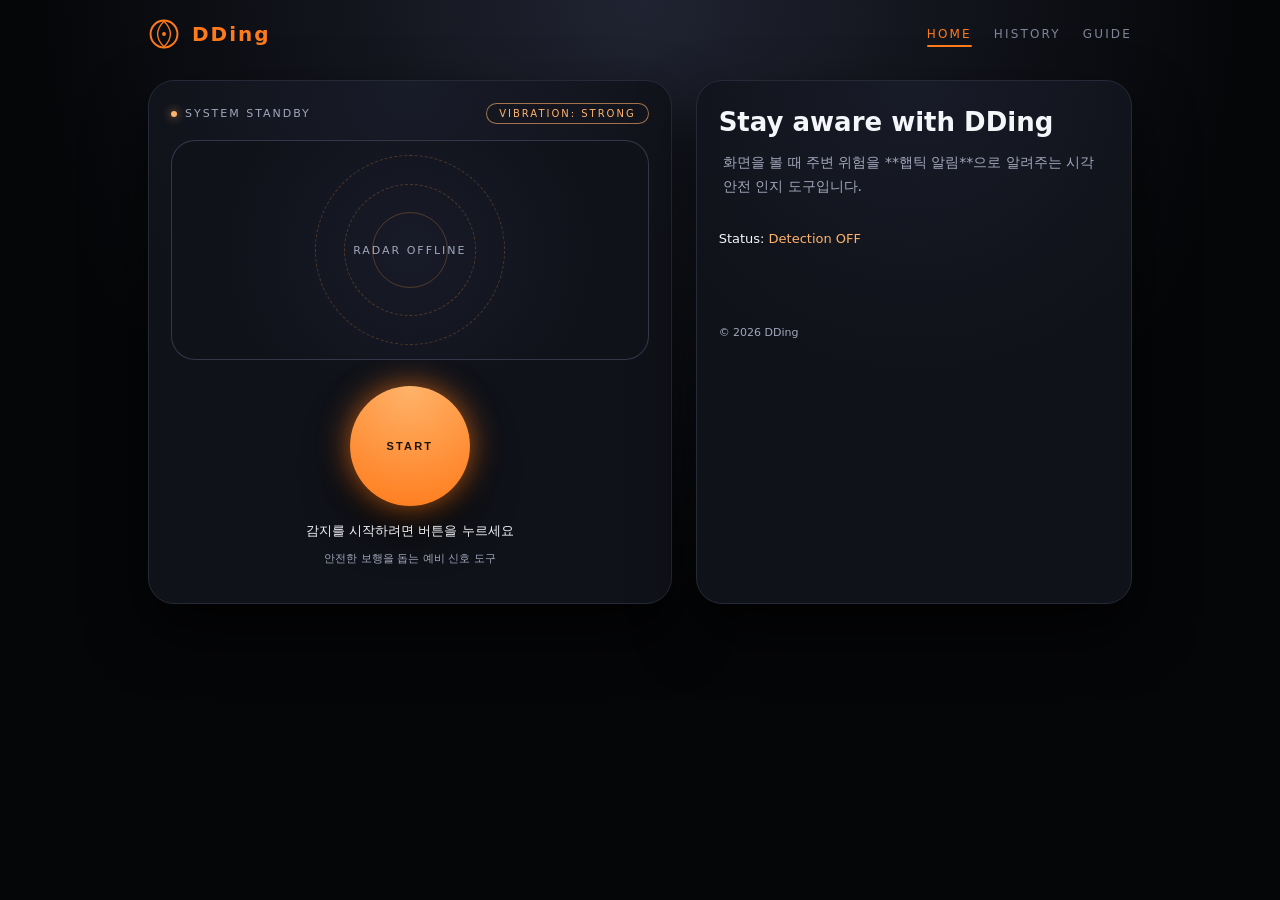
<file: index.html>
<!DOCTYPE html>
<html lang="en">
<head>
  <meta charset="UTF-8" />
  <meta name="viewport" content="width=device-width, initial-scale=1.0"/>
  <title>DDing – Safety Awareness Tool</title>
  <link rel="stylesheet" href="style.css" />
</head>
<body>
<header class="top-bar">
<div class="logo">
  <!-- 눈 모양 아이콘 -->
  <svg class="logo-icon" width="32" height="32" viewBox="0 0 100 100">
    <circle cx="50" cy="50" r="42" stroke="#ff7a1a" stroke-width="6" fill="none"/>
    <circle cx="50" cy="50" r="6" fill="#ff7a1a"/>
    <path d="M50 10 Q90 50 50 90 Q10 50 50 10 Z" stroke="#ff7a1a" stroke-width="4" fill="none"/>
  </svg>

  <!-- 텍스트 로고 -->
  <span class="logo-text">DDing</span>
</div>

  <nav class="nav">
  <a href="index.html" class="nav-item active">HOME</a>
  <a href="history.html" class="nav-item">HISTORY</a>
  <a href="guide.html" class="nav-item">GUIDE</a>
</nav>

</header>


  <main class="layout">
    <!-- 왼쪽: 상태/레이더 -->
    <section class="panel system-panel">
      <div class="panel-header">
        <span class="panel-title">SYSTEM STANDBY</span>
        <span class="badge badge-strong">VIBRATION: STRONG</span>
      </div>

      <div class="radar-wrapper">
        <div class="radar-circle outer"></div>
        <div class="radar-circle middle"></div>
        <div class="radar-circle inner"></div>
        <div class="radar-center">RADAR OFFLINE</div>
      </div>

      <button id="startButton" class="start-btn">
        START
      </button>

      <p class="helper-text">
        감지를 시작하려면 버튼을 누르세요
      </p>
      <p class="sub-helper">
        안전한 보행을 돕는 예비 신호 도구
      </p>
    </section>

    <!-- 오른쪽: 설명 -->
    <section class="panel info-panel">
      <h1 class="title">Stay aware with DDing</h1>
      <p class="desc">
        화면을 볼 때 주변 위험을 **햅틱 알림**으로 알려주는 시각 안전 인지 도구입니다.
      </p>
      <p class="status">Status: <span id="statusText">Detection OFF</span></p>
      <p class="footer-copy">© 2026 DDing</p>
    </section>
  </main>
<script src="script.js"></script>
</body>
</html>
</file>
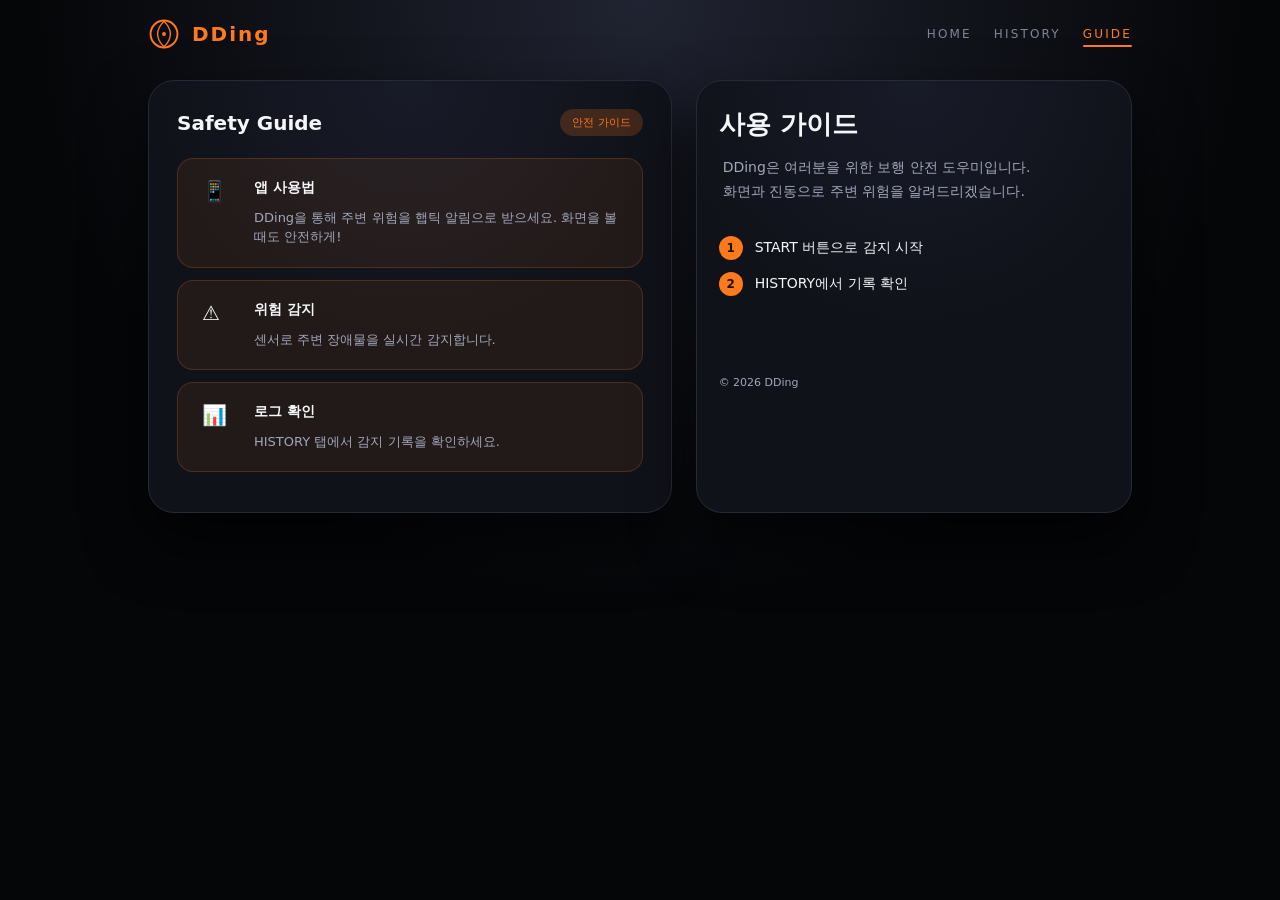
<file: guide.html>
<!DOCTYPE html>
<html lang="ko">
<head>
  <meta charset="UTF-8">
  <meta name="viewport" content="width=device-width, initial-scale=1.0">
  <title>Guide – DDing</title>
  <link rel="stylesheet" href="style.css">
</head>
<body>
  <header class="top-bar">
    <div class="logo">
      <svg class="logo-icon" width="32" height="32" viewBox="0 0 100 100">
        <circle cx="50" cy="50" r="42" stroke="#ff7a1a" stroke-width="6" fill="none"/>
        <circle cx="50" cy="50" r="6" fill="#ff7a1a"/>
        <path d="M50 10 Q90 50 50 90 Q10 50 50 10 Z" stroke="#ff7a1a" stroke-width="4" fill="none"/>
      </svg>
      <span class="logo-text">DDing</span>
    </div>
    <nav class="nav">
  <a href="index.html" class="nav-item">HOME</a>
  <a href="history.html" class="nav-item">HISTORY</a>
  <a href="guide.html" class="nav-item active">GUIDE</a>
</nav>
  </header>

  <main class="layout">
    <!-- 왼쪽: 가이드 카드들 -->
    <section class="panel guide-panel">
      <div class="guide-header">
        <h2 class="guide-title">Safety Guide</h2>
        <span class="guide-badge">안전 가이드</span>
      </div>

      <div class="guide-card">
        <div class="guide-icon">📱</div>
        <h3>앱 사용법</h3>
        <p>DDing을 통해 주변 위험을 햅틱 알림으로 받으세요. 화면을 볼 때도 안전하게!</p>
      </div>

      <div class="guide-card">
        <div class="guide-icon">⚠️</div>
        <h3>위험 감지</h3>
        <p>센서로 주변 장애물을 실시간 감지합니다.</p>
      </div>

      <div class="guide-card">
        <div class="guide-icon">📊</div>
        <h3>로그 확인</h3>
        <p>HISTORY 탭에서 감지 기록을 확인하세요.</p>
      </div>
    </section>

    <!-- 오른쪽: 설명 -->
    <section class="panel info-panel">
      <h1 class="title">사용 가이드</h1>
      <p class="desc">
        DDing은 여러분을 위한 보행 안전 도우미입니다.<br>
        화면과 진동으로 주변 위험을 알려드리겠습니다.
      </p>
      <div class="quick-tips">
        <div class="tip-item">
          <span class="tip-icon">1</span>
          <span>START 버튼으로 감지 시작</span>
        </div>
        <div class="tip-item">
          <span class="tip-icon">2</span>
          <span>HISTORY에서 기록 확인</span>
        </div>
      </div>
      <p class="footer-copy">© 2026 DDing</p>
    </section>
  </main>
</body>
</html>
</file>
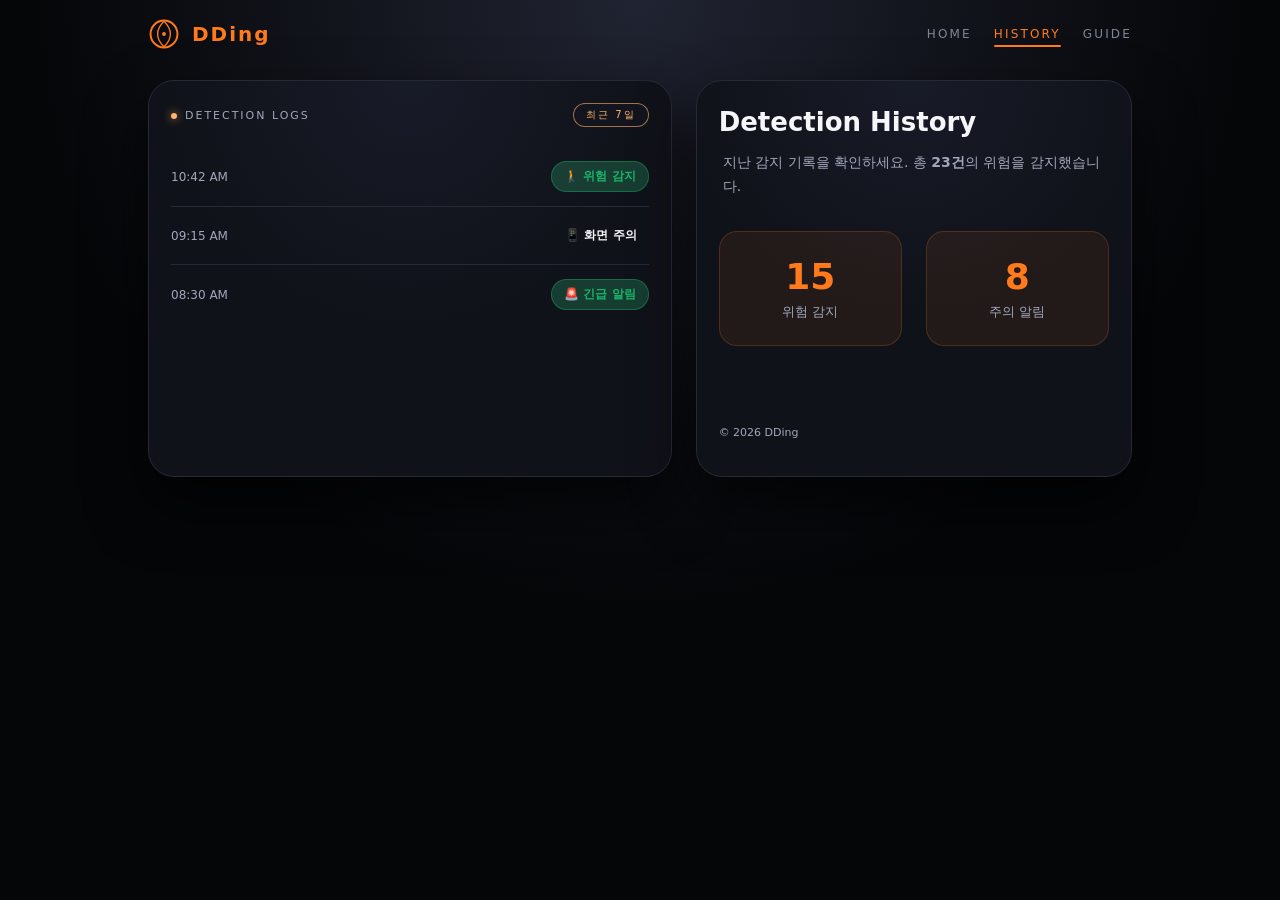
<file: history.html>
<!DOCTYPE html>
<html lang="ko">
<head>
  <meta charset="UTF-8">
  <meta name="viewport" content="width=device-width, initial-scale=1.0">
  <title>History – DDing</title>
  <link rel="stylesheet" href="style.css">
</head>
<body>
  <header class="top-bar">
    <div class="logo">
      <svg class="logo-icon" width="32" height="32" viewBox="0 0 100 100">
        <circle cx="50" cy="50" r="42" stroke="#ff7a1a" stroke-width="6" fill="none"/>
        <circle cx="50" cy="50" r="6" fill="#ff7a1a"/>
        <path d="M50 10 Q90 50 50 90 Q10 50 50 10 Z" stroke="#ff7a1a" stroke-width="4" fill="none"/>
      </svg>
      <span class="logo-text">DDing</span>
    </div>
    <nav class="nav">
  <a href="index.html" class="nav-item">HOME</a>
  <a href="history.html" class="nav-item active">HISTORY</a>
  <a href="guide.html" class="nav-item">GUIDE</a>
</nav>
  </header>

  <main class="layout">
    <!-- 왼쪽: 로그 리스트 -->
    <section class="panel log-panel">
      <div class="panel-header">
        <span class="panel-title">Detection Logs</span>
        <span class="badge">최근 7일</span>
      </div>

      <div class="log-item">
        <div class="log-time">10:42 AM</div>
        <div class="log-status active">🚶 위험 감지</div>
      </div>

      <div class="log-item">
        <div class="log-time">09:15 AM</div>
        <div class="log-status">📱 화면 주의</div>
      </div>

      <div class="log-item">
        <div class="log-time">08:30 AM</div>
        <div class="log-status active">🚨 긴급 알림</div>
      </div>
    </section>

    <!-- 오른쪽: 통계 -->
    <section class="panel info-panel">
      <h1 class="title">Detection History</h1>
      <p class="desc">
        지난 감지 기록을 확인하세요. 총 <strong>23건</strong>의 위험을 감지했습니다.
      </p>
      <div class="stats-grid">
        <div class="stat-item">
          <span class="stat-number">15</span>
          <span class="stat-label">위험 감지</span>
        </div>
        <div class="stat-item">
          <span class="stat-number">8</span>
          <span class="stat-label">주의 알림</span>
        </div>
      </div>
      <p class="footer-copy">© 2026 DDing</p>
    </section>
  </main>
</body>
</html>
</file>
<file: style.css>
/* ===== 기본 컬러 / 폰트 ===== */
:root {
  --bg-main: #050608;
  --bg-panel: #101219;
  --bg-panel-soft: #151823;
  --accent: #ff7a1a;
  --accent-soft: #ffb36a;
  --text-main: #f5f6f9;
  --text-sub: #a1a7bb;
  --border-subtle: #262a38;
}

*,
*::before,
*::after {
  box-sizing: border-box;
}

body {
  margin: 0;
  min-height: 100vh;
  font-family: system-ui, -apple-system, BlinkMacSystemFont, "Segoe UI",
    Roboto, sans-serif;
  color: var(--text-main);
  background:
    radial-gradient(circle at top, #202331 0, #050608 55%) fixed,
    #050608;
}

/* ===== 상단 바 ===== */

.top-bar {
  max-width: 1040px;
  margin: 0 auto;
  padding: 18px 28px;
  display: flex;
  align-items: center;
  justify-content: space-between;
}

/* ===== 로고 (아이콘 + 텍스트) ===== */
.logo {
  display: flex;
  align-items: center;
  gap: 12px;
}

.logo-icon {
  flex-shrink: 0;
}

.logo-text {
  font-size: 20px;
  font-weight: 800;
  letter-spacing: 0.1em;
  color: var(--accent);
}


.nav {
  display: flex;
  gap: 22px;
  font-size: 12px;
  letter-spacing: 0.18em;
}

.nav-item {
  color: #7f8597;
  text-decoration: none;
  position: relative;
}

.nav-item.active {
  color: var(--accent);
}

.nav-item.active::after {
  content: "";
  position: absolute;
  left: 0;
  bottom: -6px;
  width: 100%;
  height: 2px;
  border-radius: 999px;
  background-color: var(--accent);
}

/* ===== 메인 레이아웃 ===== */

.layout {
  max-width: 1040px;
  margin: 0 auto 40px;
  padding: 12px 28px 32px;
  display: grid;
  grid-template-columns: minmax(0, 1.2fr) minmax(0, 1fr);
  gap: 24px;
}

/* 공통 패널 스타일 */
.panel {
  background: radial-gradient(circle at top, #181b28 0, var(--bg-panel) 52%);
  border-radius: 26px;
  border: 1px solid var(--border-subtle);
  box-shadow: 0 28px 60px rgba(0, 0, 0, 0.7);
  padding: 22px 22px 26px;
}

/* ===== 왼쪽 패널 (레이더) ===== */

.panel-header {
  display: flex;
  justify-content: space-between;
  align-items: center;
  font-size: 11px;
  letter-spacing: 0.18em;
  text-transform: uppercase;
  color: var(--text-sub);
  margin-bottom: 16px;
}

.panel-title::before {
  content: "";
  display: inline-block;
  width: 6px;
  height: 6px;
  border-radius: 999px;
  background-color: var(--accent-soft);
  margin-right: 8px;
  box-shadow: 0 0 10px rgba(255, 179, 106, 0.8);
}

.badge {
  padding: 4px 12px;
  border-radius: 999px;
  border: 1px solid rgba(255, 179, 106, 0.6);
  color: var(--accent-soft);
  background: rgba(20, 22, 32, 0.7);
  font-size: 10px;
}

/* 레이더 박스 */
.radar-wrapper {
  position: relative;
  margin-top: 6px;
  margin-bottom: 26px;
  height: 220px;
  border-radius: 24px;
  background: radial-gradient(circle at center, #181b28 0, #10121a 70%);
  border: 1px solid rgba(60, 64, 83, 0.8);
  display: flex;
  align-items: center;
  justify-content: center;
}

.radar-circle {
  position: absolute;
  border-radius: 50%;
  border: 1px dashed rgba(255, 154, 63, 0.25);
}

.radar-circle.outer {
  width: 190px;
  height: 190px;
}

.radar-circle.middle {
  width: 132px;
  height: 132px;
}

.radar-circle.inner {
  width: 76px;
  height: 76px;
  border-style: solid;
}

.radar-center {
  position: relative;
  z-index: 1;
  font-size: 11px;
  letter-spacing: 0.18em;
  color: var(--text-sub);
}

/* START 버튼 */
.start-btn {
  display: block;
  margin: 0 auto 16px;
  width: 120px;
  height: 120px;
  border-radius: 50%;
  border: none;
  cursor: pointer;
  background: radial-gradient(circle at top, var(--accent-soft), var(--accent));
  box-shadow:
    0 0 30px rgba(255, 122, 26, 0.7),
    0 22px 46px rgba(0, 0, 0, 0.85);
  color: #1b1209;
  font-weight: 700;
  letter-spacing: 0.2em;
  font-size: 11px;
}

.start-btn.active {
  background: radial-gradient(circle at top, #39e58f, #18b56a);
  box-shadow:
    0 0 30px rgba(24, 181, 106, 0.7),
    0 22px 46px rgba(0, 0, 0, 0.85);
}

.helper-text {
  text-align: center;
  font-size: 13px;
  margin-bottom: 6px;
}

.sub-helper {
  text-align: center;
  font-size: 11px;
  color: var(--text-sub);
}

/* ===== 오른쪽 패널 ===== */

.info-panel .title {
  margin: 4px 0 10px;
  font-size: 26px;
}

.info-panel .desc {
  font-size: 14px;
  line-height: 1.7;
  color: var(--text-sub);
  max-width: 380px;
}

.status {
  margin-top: 26px;
  font-size: 13px;
}

#statusText {
  color: var(--accent-soft);
}

.footer-copy {
  margin-top: 80px;
  font-size: 11px;
  color: var(--text-sub);
}

/* ===== 반응형 ===== */

@media (max-width: 860px) {
  .layout {
    grid-template-columns: 1fr;
  }

  .panel {
    margin-top: 8px;
  }
}

/* ===== GUIDE 페이지 ===== */
.guide-panel .guide-header {
  display: flex;
  justify-content: space-between;
  align-items: center;
  margin-bottom: 22px;
}

.guide-title {
  margin: 0;
  font-size: 20px;
}

.guide-badge {
  padding: 6px 12px;
  border-radius: 20px;
  background: rgba(255, 122, 26, 0.2);
  color: var(--accent);
  font-size: 11px;
}

.guide-card {
  display: flex;
  align-items: flex-start;
  gap: 14px;
  padding: 18px;
  background: rgba(255, 122, 26, 0.08);
  border-radius: 16px;
  border: 1px solid rgba(255, 122, 26, 0.2);
  margin-bottom: 12px;
}

.guide-icon {
  font-size: 20px;
  flex-shrink: 0;
  margin-top: 2px;
}

.guide-card h3 {
  margin: 0 0 4px;
  font-size: 15px;
}

.guide-card p {
  margin: 0;
  font-size: 13px;
  color: var(--text-sub);
}

.quick-tips {
  margin-top: 28px;
}

.tip-item {
  display: flex;
  align-items: center;
  gap: 12px;
  margin-bottom: 12px;
  font-size: 14px;
}

.tip-icon {
  width: 24px;
  height: 24px;
  border-radius: 50%;
  background: var(--accent);
  color: #1b1209;
  display: flex;
  align-items: center;
  justify-content: center;
  font-weight: 700;
  font-size: 12px;
}

/* ===== HISTORY 페이지 ===== */
.log-panel .panel-header {
  margin-bottom: 20px;
}

.log-item {
  display: flex;
  justify-content: space-between;
  align-items: center;
  padding: 14px 0;
  border-bottom: 1px solid var(--border-subtle);
}

.log-item:last-child {
  border-bottom: none;
}

.log-time {
  font-size: 12px;
  color: var(--text-sub);
}

.log-status {
  padding: 6px 12px;
  border-radius: 999px;
  font-size: 12px;
  font-weight: 600;
}

.log-status.active {
  background: rgba(57, 229, 143, 0.2);
  color: #18b56a;
  border: 1px solid rgba(24, 181, 106, 0.4);
}

.stats-grid {
  display: grid;
  grid-template-columns: 1fr 1fr;
  gap: 24px;
  margin-top: 28px;
}

.stat-item {
  text-align: center;
  padding: 24px 0;
  background: rgba(255, 122, 26, 0.08);
  border-radius: 18px;
  border: 1px solid rgba(255, 122, 26, 0.2);
}

.stat-number {
  display: block;
  font-size: 36px;
  font-weight: 800;
  color: var(--accent);
  margin-bottom: 4px;
}

.stat-label {
  font-size: 13px;
  color: var(--text-sub);
}

/* ===== 가이드 카드 완벽 정렬 ===== */
.guide-panel {
  display: flex;
  flex-direction: column;
  padding: 28px !important;
}

.guide-card {
  display: grid !important;
  grid-template-columns: 36px 1fr !important;
  grid-template-rows: auto auto !important;
  gap: 12px 16px !important;
  padding: 20px 24px !important;
  align-items: start !important;
}

.guide-icon {
  grid-row: 1 / 3 !important;
  grid-column: 1 !important;
  font-size: 20px !important;
  margin: 0 !important;
}

.guide-card h3 {
  grid-row: 1 !important;
  grid-column: 2 !important;
  margin: 0 !important;
  font-size: 14px !important;  /* 작게 */
  font-weight: 700 !important;
  line-height: 1.2 !important;
  white-space: nowrap !important;  /* 한 줄로 */
}

.guide-card p {
  grid-row: 2 !important;
  grid-column: 2 !important;
  margin: 0 !important;
  font-size: 13px !important;
  line-height: 1.5 !important;
}

/* 오른쪽 설명도 같은 위치 정렬 */
.info-panel .desc {
  padding-left: 36px !important;  /* 아이콘 너비만큼 들여쓰기 */
  text-align: left !important;
}


.info-panel .desc {
  text-align: left !important;
  max-width: none !important;
  padding-left: 4px !important;
  margin-bottom: 32px !important;
}
</file>
